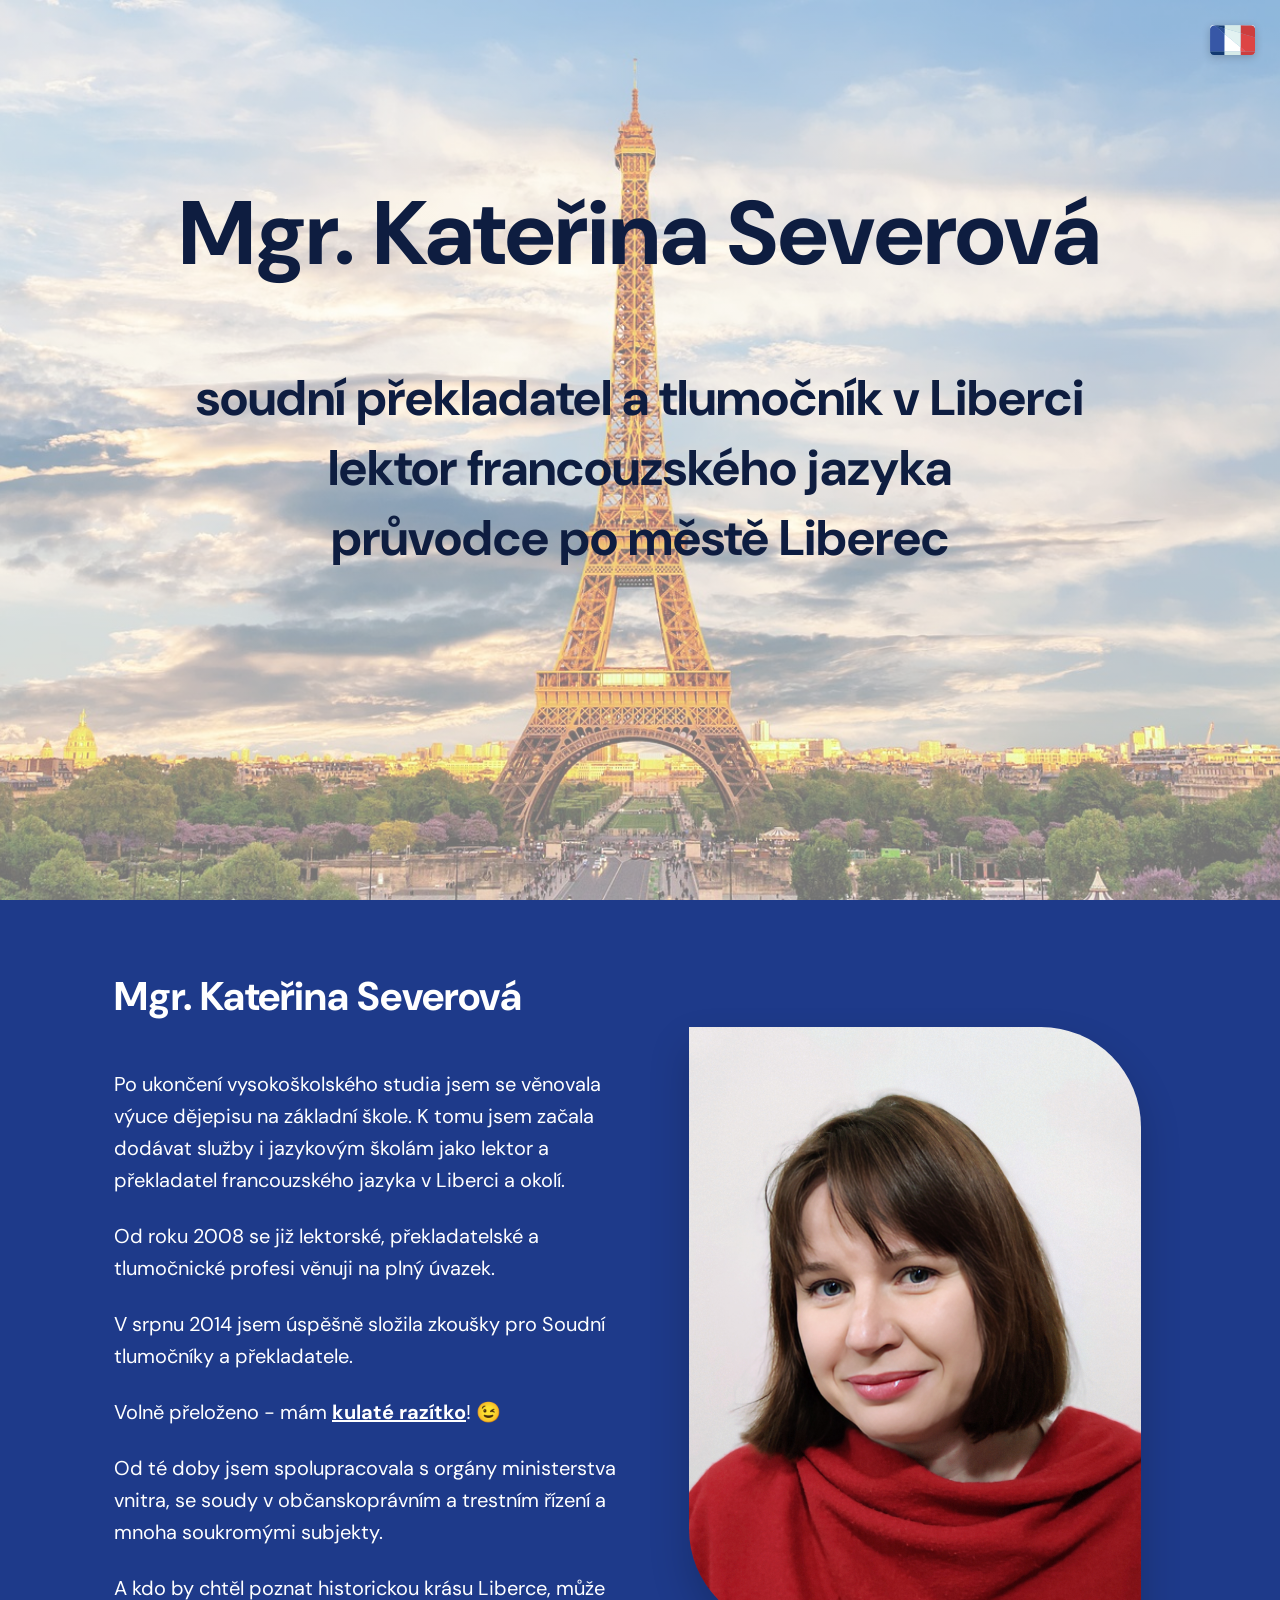
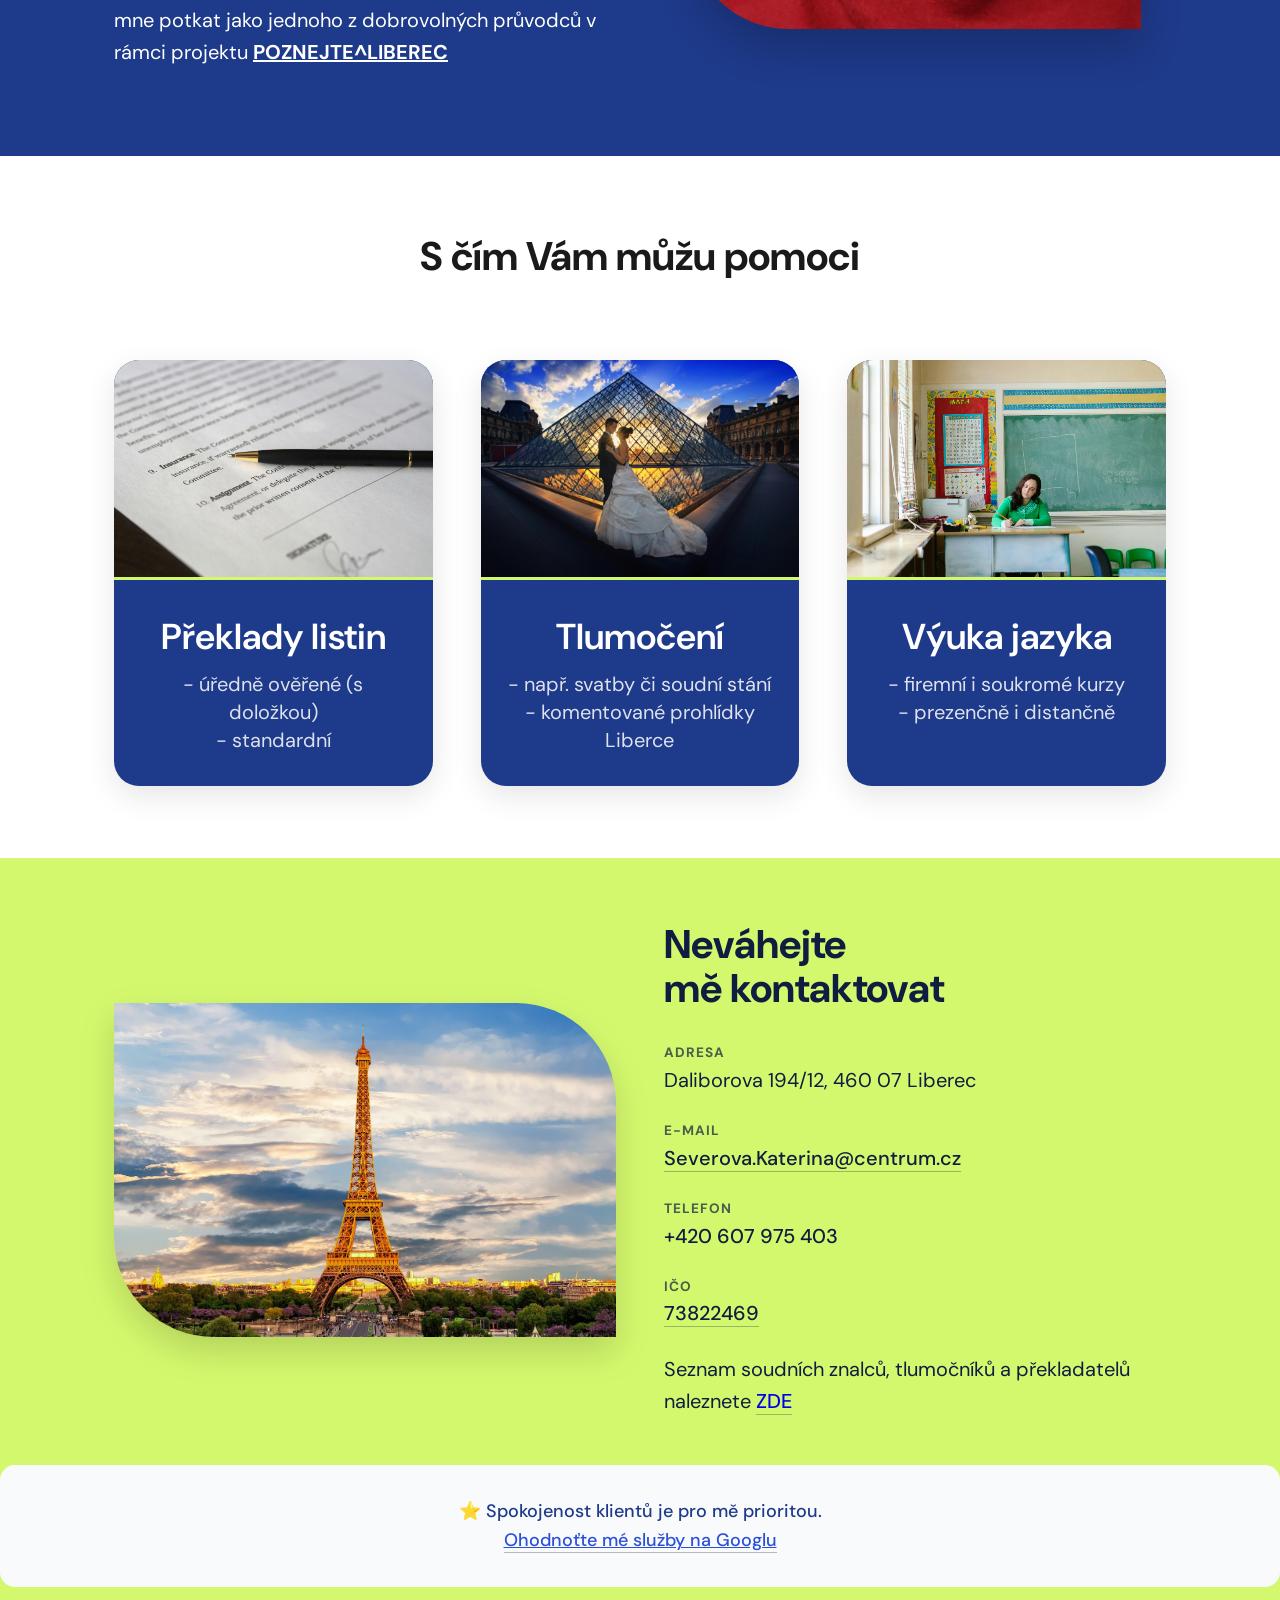
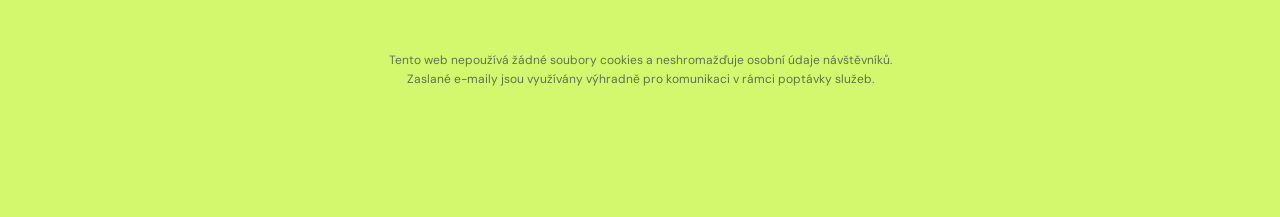
<file: index.html>
<!DOCTYPE html>
<html lang="cs">
<head>
    <meta charset="UTF-8">
    <meta name="viewport" content="width=device-width, initial-scale=1.0">
    <meta name="description" content="Profesionální francouzština v Liberci. Mgr. Kateřina Severová nabízí soudní překlady, tlumočení a individuální výuku francouzského jazyka.">
    <title>Francouzština Liberec | Mgr. Kateřina Severová | Překlady a tlumočení</title>
    <link rel="stylesheet" href="style.css">
    <link rel="preconnect" href="https://fonts.googleapis.com">
    <link rel="preconnect" href="https://fonts.gstatic.com" crossorigin>
    <link href="https://fonts.googleapis.com/css2?family=DM+Sans:ital,opsz,wght@0,9..40,100..1000;1,9..40,100..1000&display=swap" rel="stylesheet">
</head>
<body>
<div class="lang-switch">
    <a href="fr.html" title="Passer en Français">
        <img src="flag-fr.svg" alt="Français">
    </a>
</div>

<header class="hero">
    <div class="hero-content">
        <h1 class="main-title">Mgr. Kateřina Severová</h1>
        <p class="prof-title">soudní překladatel a tlumočník v Liberci<br>lektor francouzského jazyka<br>průvodce po městě Liberec</p>
    </div>
    
</header>

    <section class="about reveal">
        <div class="container grid">
            <div class="text-content">
                <h2>Mgr. Kateřina Severová</h2>
                <p>Po ukončení vysokoškolského studia jsem se věnovala výuce dějepisu na základní škole. K tomu jsem začala dodávat služby i jazykovým školám jako lektor a překladatel francouzského jazyka v Liberci a okolí.</p>
                <p>Od roku 2008 se již lektorské, překladatelské a tlumočnické profesi věnuji na plný úvazek.</p>
                <p>V srpnu 2014 jsem úspěšně složila zkoušky pro Soudní tlumočníky a překladatele.</p>
                <p class="highlight">Volně přeloženo - mám <a href="https://seznat.justice.cz/tlumocnik?query=%7B%22filter%22%3A%7B%22druhyOsoby%22%3A%5B%5D%2C%22fullText%22%3A%2273822469%22%2C%22vcetnePozastavenych%22%3Afalse%2C%22vcetneZaniklych%22%3Afalse%7D%2C%22strankovani%22%3A%7B%22pocetNaStranku%22%3A50%7D%2C%22razeni%22%3A%7B%22hodnota%22%3A%22jmeno%22%2C%22smer%22%3A0%7D%7D" target="_blank">kulaté razítko</a>! 😉</p>
                <p>Od té doby jsem spolupracovala s orgány ministerstva vnitra, se soudy v občanskoprávním a trestním řízení a mnoha soukromými subjekty.</p>
                <p class="highlight">A kdo by chtěl poznat historickou krásu Liberce, může mne potkat jako jednoho z dobrovolných průvodců v rámci projektu <a href="https://www.visitliberec.eu/komentovane-prohlidky/" target="_blank">POZNEJTE^LIBEREC</a></p>
            </div>
            <div class="image-box">
                <img src="o_mne.jpg" alt="Mgr. Kateřina Severová – soudní tlumočnice a překladatelka francouzštiny Liberec">
            </div>
        </div>
    </section>

    <section class="services reveal">
        <div class="container">
            <h2>S čím Vám můžu pomoci</h2>
            <div class="service-grid">
                <div class="card reveal">
                    <div class="card-img" style="background-image: url('preklady.jpg');"></div>
                    <div class="card-text">Překlady listin<br><span>- úředně ověřené (s doložkou)<br>- standardní</span></div>
                </div>
                <div class="card reveal">
                    <div class="card-img" style="background-image: url('tlumoceni.jpg');"></div>
                    <div class="card-text">Tlumočení<br><span>- např. svatby či soudní stání<br>- komentované prohlídky Liberce</span></div>
                </div>
                <div class="card reveal">
                    <div class="card-img" style="background-image: url('vyuka.jpg');"></div>
                    <div class="card-text">Výuka jazyka<br><span>- firemní i soukromé kurzy<br>- prezenčně i distančně</span></div>
                </div>
            </div>
        </div>
    </section>

<footer class="contact reveal">
    <div class="container grid">
        <div class="contact-image">
            <img src="Eiffel_tower_2.jpg">
        </div>
    <div class="contact-info">
            <h2>Neváhejte<br>mě kontaktovat</h2>
            <div class="info-item">
                <strong>Adresa</strong>
                <p>Daliborova 194/12, 460 07 Liberec</p>
            </div>
            <div class="info-item">
                <strong>E-mail</strong>
                <p><a href="mailto:Severova.Katerina@centrum.cz" target="_blank" rel="noopener noreferrer">Severova.Katerina@centrum.cz</a></p>
            </div>
            <div class="info-item">
                <strong>Telefon</strong>
                <p><a href="tel:+420607975403" class="phone-link" target="_blank" rel="noopener noreferrer">+420 607 975 403</a></p>
            </div>
            <div class="info-item">
                <strong>IČO</strong>
                    <p><a href="https://ares.gov.cz/ekonomicke-subjekty?ico=73822469" target="_blank">73822469</a></p>
            </div>
            <p class="registry-link">Seznam soudních znalců, tlumočníků a překladatelů naleznete <a href="https://seznat.justice.cz/tlumocnik?query=%7B%22filter%22%3A%7B%22druhyOsoby%22%3A%5B%5D%2C%22fullText%22%3A%2273822469%22%2C%22vcetnePozastavenych%22%3Afalse%2C%22vcetneZaniklych%22%3Afalse%7D%2C%22strankovani%22%3A%7B%22pocetNaStranku%22%3A50%7D%2C%22razeni%22%3A%7B%22hodnota%22%3A%22jmeno%22%2C%22smer%22%3A0%7D%7D" target="_blank">ZDE</a></p>
        </div>
    </div>

    <div style="text-align: center; margin-top: 3rem; padding: 2rem; background: #f8fafc; border-radius: 15px;">
        <p style="font-size: 18px; color: #1e3a8a; font-weight: 500;">
            ⭐ Spokojenost klientů je pro mě prioritou. <br>
            <a href="https://share.google/SIVrvcMJH3v1iC5a6" target="_blank" style="color: #2b50d8; text-decoration: underline;">
                Ohodnoťte mé služby na Googlu
            </a>
        </p>
    </div>

    <div style="width: 100%; padding: 4rem 1.5rem 4rem 1.5rem; text-align: center;">
        <p style="max-width: 1100px; margin: 0 auto; font-size: 12px; opacity: 0.6; line-height: 1.6; color: #0e1d40;">
            Tento web nepoužívá žádné soubory cookies a neshromažďuje osobní údaje návštěvníků. <br>
            Zaslané e-maily jsou využívány výhradně pro komunikaci v rámci poptávky služeb.
        </p>
    </div>
</footer>

    <script>
        const observerOptions = {
            threshold: 0.15
        };

        const observer = new IntersectionObserver((entries) => {
            entries.forEach((entry) => {
                if (entry.isIntersecting) {
                    entry.target.classList.add('active');
                }
            });
        }, observerOptions);

        document.querySelectorAll('.reveal').forEach((el) => observer.observe(el));
    </script>
</body>
</html>
</file>
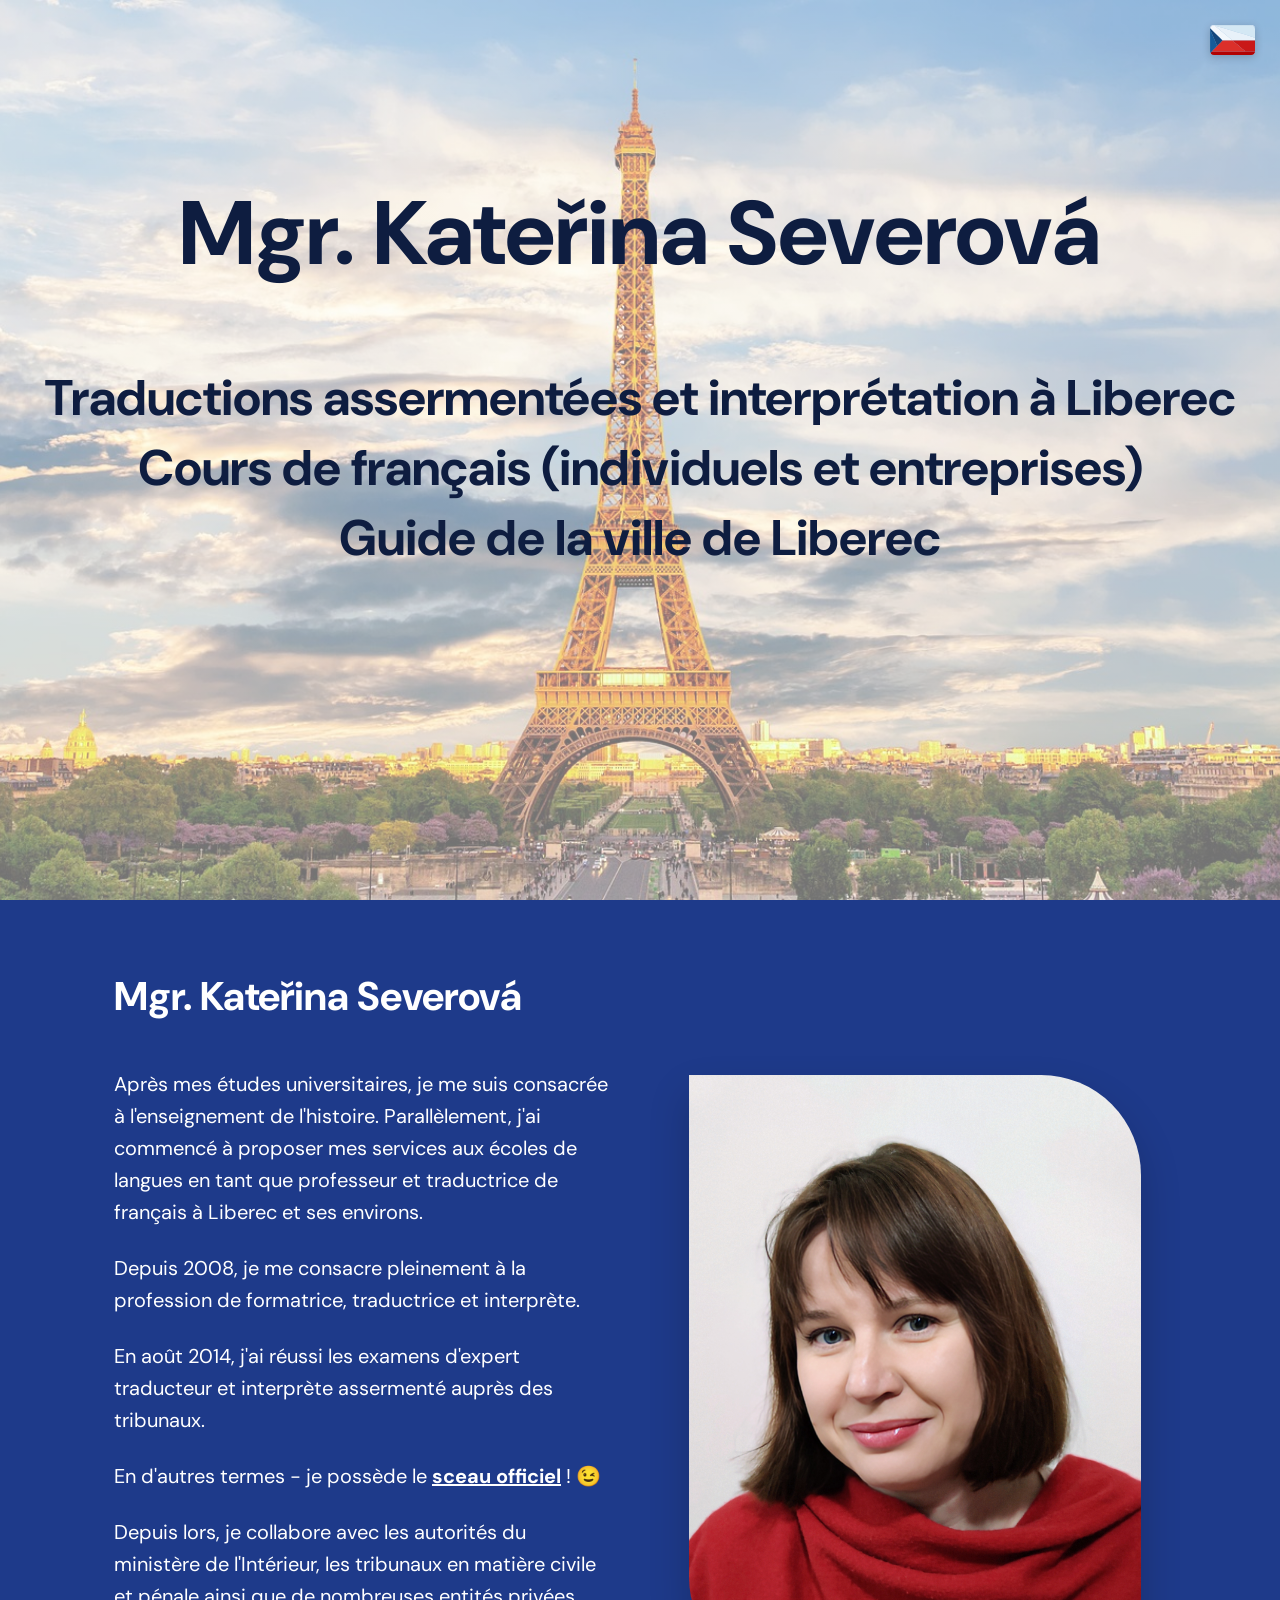
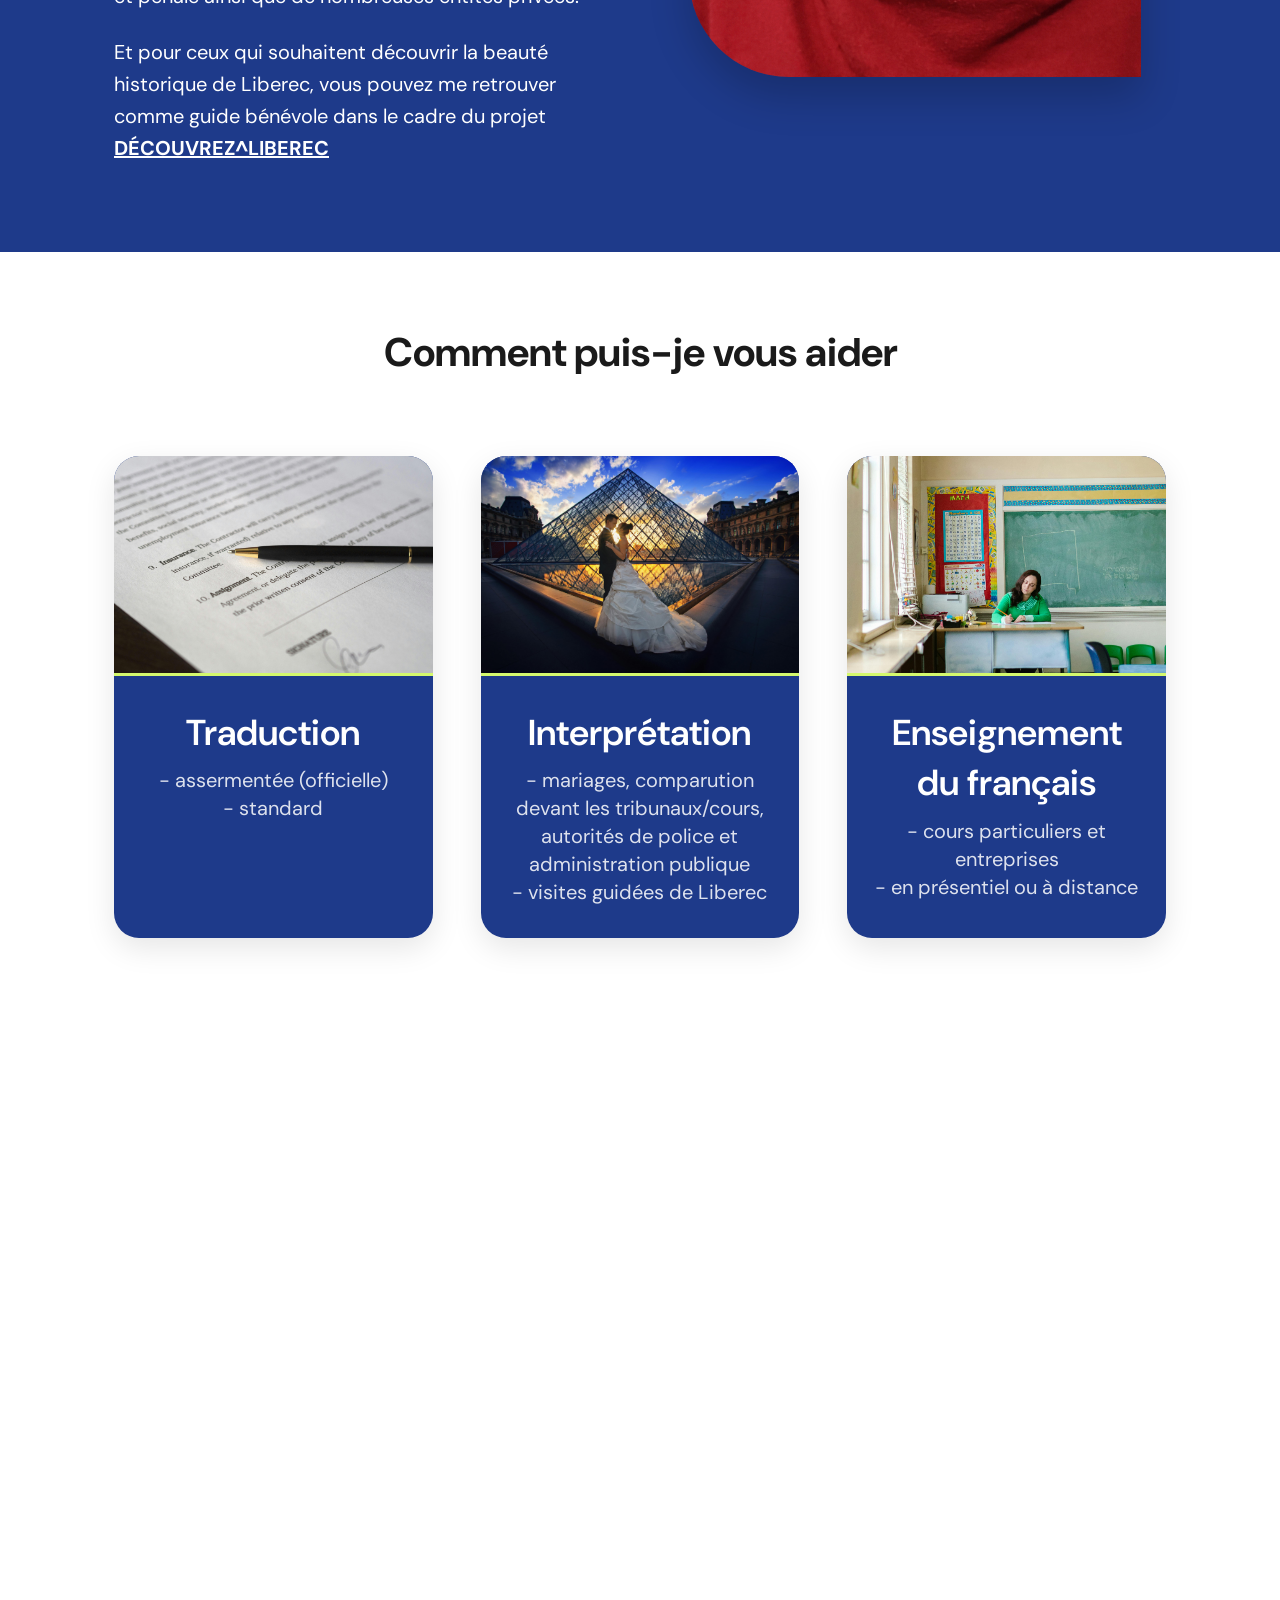
<file: fr.html>
<!DOCTYPE html>
<html lang="fr">
<head>
    <meta charset="UTF-8">
    <meta name="viewport" content="width=device-width, initial-scale=1.0">
    <meta name="description" content="Services professionnels de français à Liberec. Mgr. Kateřina Severová propose des traductions assermentées, de l'interprétation et des cours de français.">
    <title>Français à Liberec | Mgr. Kateřina Severová | Traduction et Interprétation</title>
    <link rel="stylesheet" href="style.css">
    <link rel="preconnect" href="https://fonts.googleapis.com">
    <link rel="preconnect" href="https://fonts.gstatic.com" crossorigin>
    <link href="https://fonts.googleapis.com/css2?family=DM+Sans:ital,opsz,wght@0,9..40,100..1000;1,9..40,100..1000&display=swap" rel="stylesheet">
</head>
<body>
<div class="lang-switch">
    <a href="index.html" title="Přepnout do Češtiny">
        <img src="flag-cz.svg" alt="Čeština">
    </a>
</div>
<header class="hero">
    <div class="hero-content">
        <h1 class="main-title">Mgr. Kateřina Severová</h1>
        <p class="prof-title">Traductions assermentées et interprétation à Liberec<br>Cours de français (individuels et entreprises)<br>Guide de la ville de Liberec</p>
    </div>
</header>

<section class="about reveal">
    <div class="container grid">
        <div class="text-content">
            <h2>Mgr. Kateřina Severová</h2>
            <p>Après mes études universitaires, je me suis consacrée à l'enseignement de l'histoire. Parallèlement, j'ai commencé à proposer mes services aux écoles de langues en tant que professeur et traductrice de français à Liberec et ses environs.</p>
            <p>Depuis 2008, je me consacre pleinement à la profession de formatrice, traductrice et interprète.</p>
            <p>En août 2014, j'ai réussi les examens d'expert traducteur et interprète assermenté auprès des tribunaux.</p>
            <p class="highlight">En d'autres termes - je possède le <a href="https://seznat.justice.cz/tlumocnik?query=%7B%22filter%22%3A%7B%22druhyOsoby%22%3A%5B%5D%2C%22fullText%22%3A%2273822469%22%2C%22vcetnePozastavenych%22%3Afalse%2C%22vcetneZaniklych%22%3Afalse%7D%2C%22strankovani%22%3A%7B%22pocetNaStranku%22%3A50%7D%2C%22razeni%22%3A%7B%22hodnota%22%3A%22jmeno%22%2C%22smer%22%3A0%7D%7D" target="_blank">sceau officiel</a> ! 😉</p>
            <p>Depuis lors, je collabore avec les autorités du ministère de l'Intérieur, les tribunaux en matière civile et pénale ainsi que de nombreuses entités privées.</p>
            <p class="highlight">Et pour ceux qui souhaitent découvrir la beauté historique de Liberec, vous pouvez me retrouver comme guide bénévole dans le cadre du projet <a href="https://www.visitliberec.eu/komentovane-prohlidky/" target="_blank">DÉCOUVREZ^LIBEREC</a></p>
        </div>
        <div class="image-box">
            <img src="o_mne.jpg" alt="Mgr. Kateřina Severová - traductrice assermentée du français Liberec">
        </div>
    </div>
</section>

<section class="services reveal">
    <div class="container">
        <h2>Comment puis-je vous aider</h2>
        <div class="service-grid">
            <div class="card reveal">
                <div class="card-img" style="background-image: url('preklady.jpg');"></div>
                <div class="card-text">Traduction<br><span>- assermentée (officielle)<br>- standard</span></div>
            </div>
            <div class="card reveal">
                <div class="card-img" style="background-image: url('tlumoceni.jpg');"></div>
                <div class="card-text">Interprétation<br><span>- mariages, comparution devant les tribunaux/cours, autorités de police et administration publique<br>- visites guidées de Liberec</span></div>
            </div>
            <div class="card reveal">
                <div class="card-img" style="background-image: url('vyuka.jpg');"></div>
                <div class="card-text">Enseignement du français<br><span>- cours particuliers et entreprises<br>- en présentiel ou à distance</span></div>
            </div>
        </div>
    </div>
</section>

<footer class="contact reveal">
    <div class="container grid">
        <div class="contact-image">
            <img src="Eiffel_tower_2.jpg">
        </div>
        <div class="contact-info">
            <h2>N'hésitez pas à<br>me contacter</h2>
            <div class="info-item">
                <strong>Adresse</strong>
                <p>Daliborova 194/12, 460 07 Liberec,<br>République tchèque</p>
            </div>
            <div class="info-item">
                <strong>E-mail</strong>
                <p><a href="mailto:Severova.Katerina@centrum.cz" target="_blank" rel="noopener noreferrer">Severova.Katerina@centrum.cz</a></p>
            </div>
            <div class="info-item">
                <strong>Téléphone</strong>
                <p><a href="tel:+420607975403" class="phone-link">+420 607 975 403</a></p>
            </div>
            <div class="info-item">
                <strong>N° SIREN (IČO)</strong>
                <p><a href="https://ares.gov.cz/ekonomicke-subjekty?ico=73822469" target="_blank">73822469</a></p>
            </div>
        </div>
    </div>

    <div style="text-align: center; margin-top: 3rem; padding: 2rem; background: #f8fafc; border-radius: 15px;">
        <p style="font-size: 18px; color: #1e3a8a; font-weight: 500;">
            ⭐ La satisfaction de mes clients est ma priorité. <br>
            <a href="https://share.google/SIVrvcMJH3v1iC5a6" target="_blank" style="color: #2b50d8; text-decoration: underline;">
                Laissez-moi un avis sur Google
            </a>
        </p>
    </div>

    <div style="width: 100%; padding: 4rem 1.5rem; text-align: center;">
        <p style="max-width: 1100px; margin: 0 auto; font-size: 12px; opacity: 0.6; line-height: 1.6; color: #0e1d40;">
            Ce site n'utilise pas de cookies et ne collecte pas de données personnelles. <br>
            Les e-mails envoyés sont utilisés exclusivement pour la communication relative à vos demandes.
        </p>
    </div>
</footer>

<script>
    const observerOptions = { threshold: 0.15 };
    const observer = new IntersectionObserver((entries) => {
        entries.forEach((entry) => {
            if (entry.isIntersecting) {
                entry.target.classList.add('active');
            }
        });
    }, observerOptions);
    document.querySelectorAll('.reveal').forEach((el) => observer.observe(el));
</script>
</body>
</html>
</file>
<file: style.css>
/* --- ZÁKLADNÍ NASTAVENÍ --- */
:root {
    --primary-blue: #2b50d8;
    --accent-green: #d4f86d;
    --text-dark: #1a1a1a;
    --white: #ffffff;
}

* {
    box-sizing: border-box;
    margin: 0;
    padding: 0;
}

body {
    font-family: 'DM Sans', sans-serif;
    line-height: 1.6;
    color: var(--text-dark);
    overflow-x: hidden;
    scroll-behavior: smooth;
}

.container {
    max-width: 1100px;
    margin: 0 auto;
    padding: 4rem 1.5rem;
}

.grid {
    display: grid;
    grid-template-columns: 1fr 1fr;
    gap: 3rem;
    align-items: center;
}

/* --- ANIMACE (REVEAL EFEKT) --- */
.reveal {
    opacity: 0;
    transform: translateY(40px);
    transition: all 0.9s cubic-bezier(0.17, 0.67, 0.83, 0.67);
}

.reveal.active {
    opacity: 1;
    transform: translateY(0);
}

/* --- SEKCE 1: HERO --- */
.hero {
    height: 100vh;
    background: linear-gradient(rgba(255,255,255,0.45), rgba(255,255,255,0.45)), 
                url('Eiffel_tower_2.jpg') no-repeat center center;
    background-size: cover; 
    
    display: flex;
    justify-content: center;
    align-items: flex-start;
    text-align: center;
}

.hero-content {
    color: #0e1d40;
    padding-top: 180px;
    animation: fadeIn 1.5s ease-out;
}

.main-title {
    font-size: 90px;
    font-weight: 700;
    margin-bottom: 0;
    line-height: 1.2;
}

.prof-title {
    font-size: 50px;
    font-weight: 700;
    margin-top: 1.5em;
    line-height: 1.4;
}

/* Mobilní úprava pro sekci Hero */
@media (max-width: 768px) {
    .hero {
        background-position: center center;
    }
    .hero-content { 
        padding-top: 160px; 
    }
    .main-title { font-size: 36px; }
    .prof-title { font-size: 26px; margin-top: 1.5em; }
}

/* --- SEKCE 2: O MNĚ --- */
.about { 
    background-color: #1e3a8a;
    color: var(--white); 
}

.about .text-content h2 {
    font-size: 40px;
    font-weight: 700;
    margin-bottom: 1em; 
}

.about .text-content p {
    font-size: 20px;
    margin-bottom: 1.2em; 
}

.highlight a { 
    color: var(--white); 
    text-decoration: underline; 
    font-weight: bold; 
}

.about .image-box {
    display: flex;
    justify-content: center;
    align-items: center;
}

.about img { 
    width: 90%; 
    height: auto;
    border-radius: 0 100px 0 100px; 
    box-shadow: 0 20px 40px rgba(0,0,0,0.2);
}

/* Mobilní úprava pro sekci O mně */
@media (max-width: 768px) {
    .about .text-content h2 { 
        font-size: 32px; 
        margin-bottom: 0.8em;
    }
    .about .text-content p { 
        font-size: 18px; 
    }
    .about img { 
        width: 100%; 
        margin-top: 1rem;
    }
}

/* --- SEKCE 3: SLUŽBY --- */
.services {
    background-color: var(--white);
    padding: 0.25rem 0 0.5rem 0; 
}

.services h2 { 
    text-align: center; 
    margin-bottom: 4.5rem; 
    font-size: 40px; 
    color: #1a1a1a;
    font-weight: 700;
}

.service-grid { 
    display: grid; 
    grid-template-columns: repeat(3, 1fr); 
    gap: 3rem; 
}

.card { 
    background-color: #1e3a8a; 
    color: var(--white); 
    border-radius: 25px; 
    overflow: hidden; 
    transition: transform 0.3s ease, box-shadow 0.3s ease;
    box-shadow: 0 10px 30px rgba(0,0,0,0.1);
    display: flex;
    flex-direction: column;
}

.card:hover { 
    transform: translateY(-10px); 
    box-shadow: 0 15px 40px rgba(0,0,0,0.2);
}

.card-img { 
    height: 220px; 
    background-size: cover; 
    background-position: center;
    width: 100%;
    border-bottom: 3px solid var(--accent-green);
}

.card-text { 
    padding: 2rem 1.5rem; 
    text-align: center; 
    font-size: 36px; 
    font-weight: 600;
    line-height: 1.4;
}

.card-text span { 
    display: block;
    margin-top: 0.5rem;
    font-weight: 400; 
    font-size: 20px; 
    opacity: 0.85; 
}

/* --- Mobilní úprava pro sekci Služby --- */
@media (max-width: 768px) {
    .services {
        padding-top: 0.12rem;
        padding-bottom: 0.5rem;
    }
    
    .services h2 { 
        font-size: 32px; 
        margin-bottom: 2.25rem; 
    }
}

/* --- SEKCE 4: KONTAKT (FOOTER) --- */
.contact { 
    background-color: var(--accent-green); 
    padding: 4rem 0; 
}

.contact .container { 
    padding: 0 1.5rem; 
}

.contact-info h2 { 
    font-size: 40px; 
    font-weight: 700;
    line-height: 1.1; 
    margin-bottom: 2rem; 
    color: #0e1d40;
}

.info-item { 
    margin-bottom: 1.5rem; 
}

.info-item strong { 
    display: block; 
    text-transform: uppercase; 
    font-size: 0.85rem; 
    letter-spacing: 1px; 
    color: rgba(14, 29, 64, 0.7);
}

.info-item p, 
.info-item a, 
.registry-link { 
    font-size: 20px; 
    color: #0e1d40;
}

.contact a { 
    text-decoration: none; 
    font-weight: 500; 
    border-bottom: 1px solid rgba(14, 29, 64, 0.3);
}

.contact-image img { 
    width: 100%; 
    border-radius: 0 100px 0 100px; 
    display: block;
    box-shadow: 0 15px 35px rgba(0,0,0,0.15);
}

/* --- Mobilní úprava pro sekci KONTAKT --- */
@media (max-width: 768px) {
    .contact {
        padding: 2rem 0;
    }
    
    .contact-info h2 { 
        font-size: 32px; 
    }
    
    .info-item p, 
    .info-item a, 
    .registry-link { 
        font-size: 18px; 
    }

    .contact-image { 
        order: 2; 
        margin-top: 2rem;
    }
    
    .contact-info { 
        order: 1; 
    }
}

/* Výchozí nastavení pro desktop: odkaz na telefon se chová jako běžný text */
.phone-link {
    pointer-events: none;
    cursor: default;
    text-decoration: none;
    border-bottom: none !important;
}

/* Mobilní zobrazení: odkaz na telefon se opět aktivuje */
@media (max-width: 768px) {
    .phone-link {
        pointer-events: auto;
        cursor: pointer;
        text-decoration: underline;
    }
}

/* --- FINÁLNÍ OPRAVA PRO MOBILNÍ ZOBRAZENÍ --- */
@media (max-width: 768px) {
    /* Oprava pro sekce O mně a Kontakt (Grid) */
    .grid { 
        grid-template-columns: 1fr !important; 
        gap: 2rem; 
    }

    /* Oprava pro sekci Služby (Karty) */
    .service-grid { 
        grid-template-columns: 1fr !important; 
        padding: 0 1rem;
        gap: 3rem; 
    }

    /* Pořadí v sekci O mně: Text nahoře, fotka pod ním */
    .about .image-box { order: 2; }
    .about .text-content { order: 1; }

    /* Pořadí v sekci Kontakt: Text nahoře, fotka pod ním */
    .contact-info { order: 1; padding-bottom: 2rem; }
    .contact-image { order: 2; }

    /* Hero sekce - doladění velikostí */
    .main-title { font-size: 36px !important; }
    .prof-title { font-size: 26px !important; }
    .hero-content { padding-top: 160px !important; }

    /* Sjednocení textu v sekcích pro mobil */
    .about .text-content h2, 
    .services h2, 
    .contact-info h2 { 
        font-size: 32px !important; 
    }
    
    .about .text-content p, 
    .info-item p, 
    .info-item a { 
        font-size: 18px !important; 
    }
    
    .about img, .contact-image img { 
        border-radius: 0 60px 0 60px !important; 
        width: 100%;
        max-width: 100%;
    }
}

/* Styl pro přepínač jazyků s vlajkami */
.lang-switch {
    position: absolute;
    top: 25px;
    right: 25px;
    z-index: 1000;
}

.lang-switch a {
    display: block;
    width: 45px;
    transition: transform 0.2s ease;
}

.lang-switch a:hover {
    transform: scale(1.1);
}

.lang-switch img {
    width: 100%;
    height: 30px; 
    border-radius: 4px; /* Lehce menší zaoblení, aby ladilo s tvarem */
    box-shadow: 0 2px 8px rgba(0,0,0,0.2); /* Výraznější stín místo rámečku */
    border: none; /* TADY JSME ODSTRANILI TEN BÍLÝ RÁMEČEK */
    display: block;
    object-fit: cover; 
    object-position: center;
    padding: 0; /* Zajišťuje, že se neukáže žádné vnitřní volné místo */
    margin: 0;
}

@media (max-width: 768px) {
    .lang-switch {
        top: 15px;
        right: 15px;
    }
    .lang-switch a {
        width: 35px; /* Menší šířka pro mobil */
    }
    .lang-switch img {
        height: 24px; /* Pevná výška pro mobil, která ořízne proužky */
        object-fit: cover; /* Klíčové pro odstranění bílých okrajů */
    }
}
</file>
